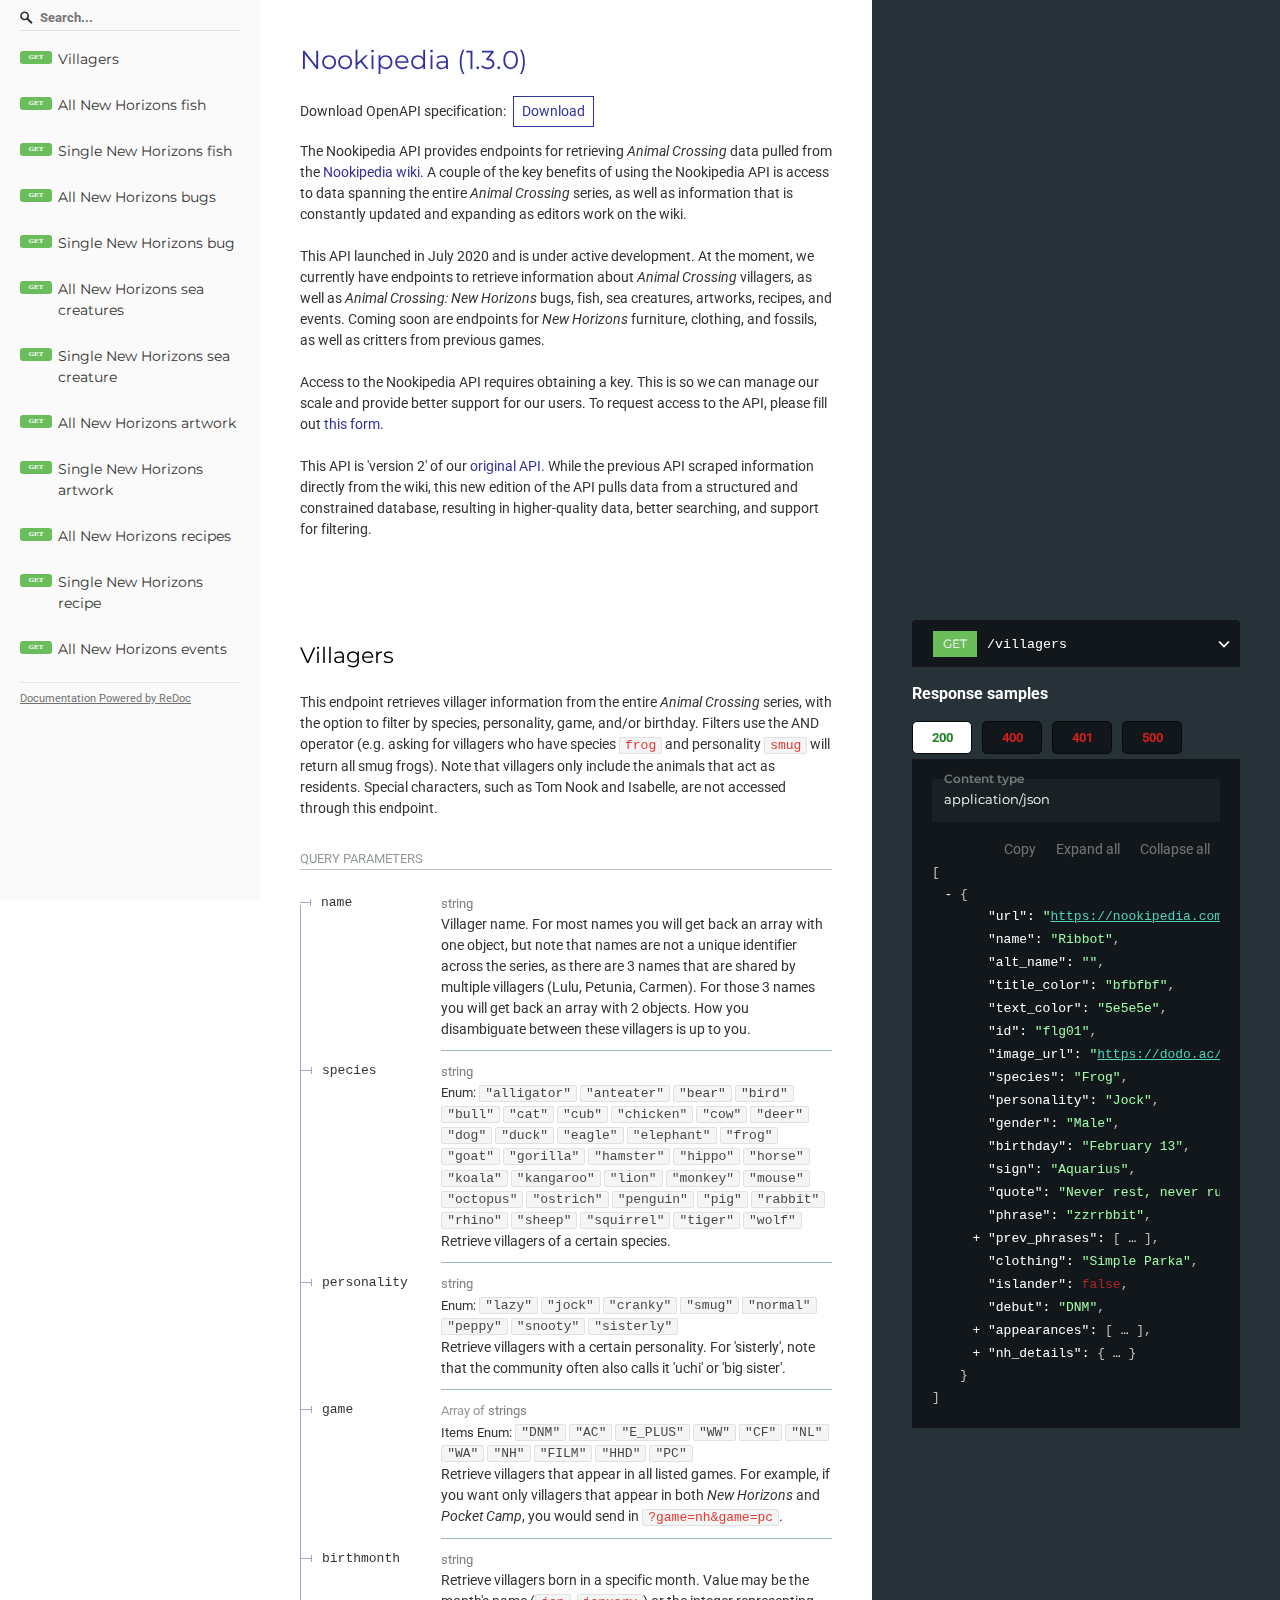
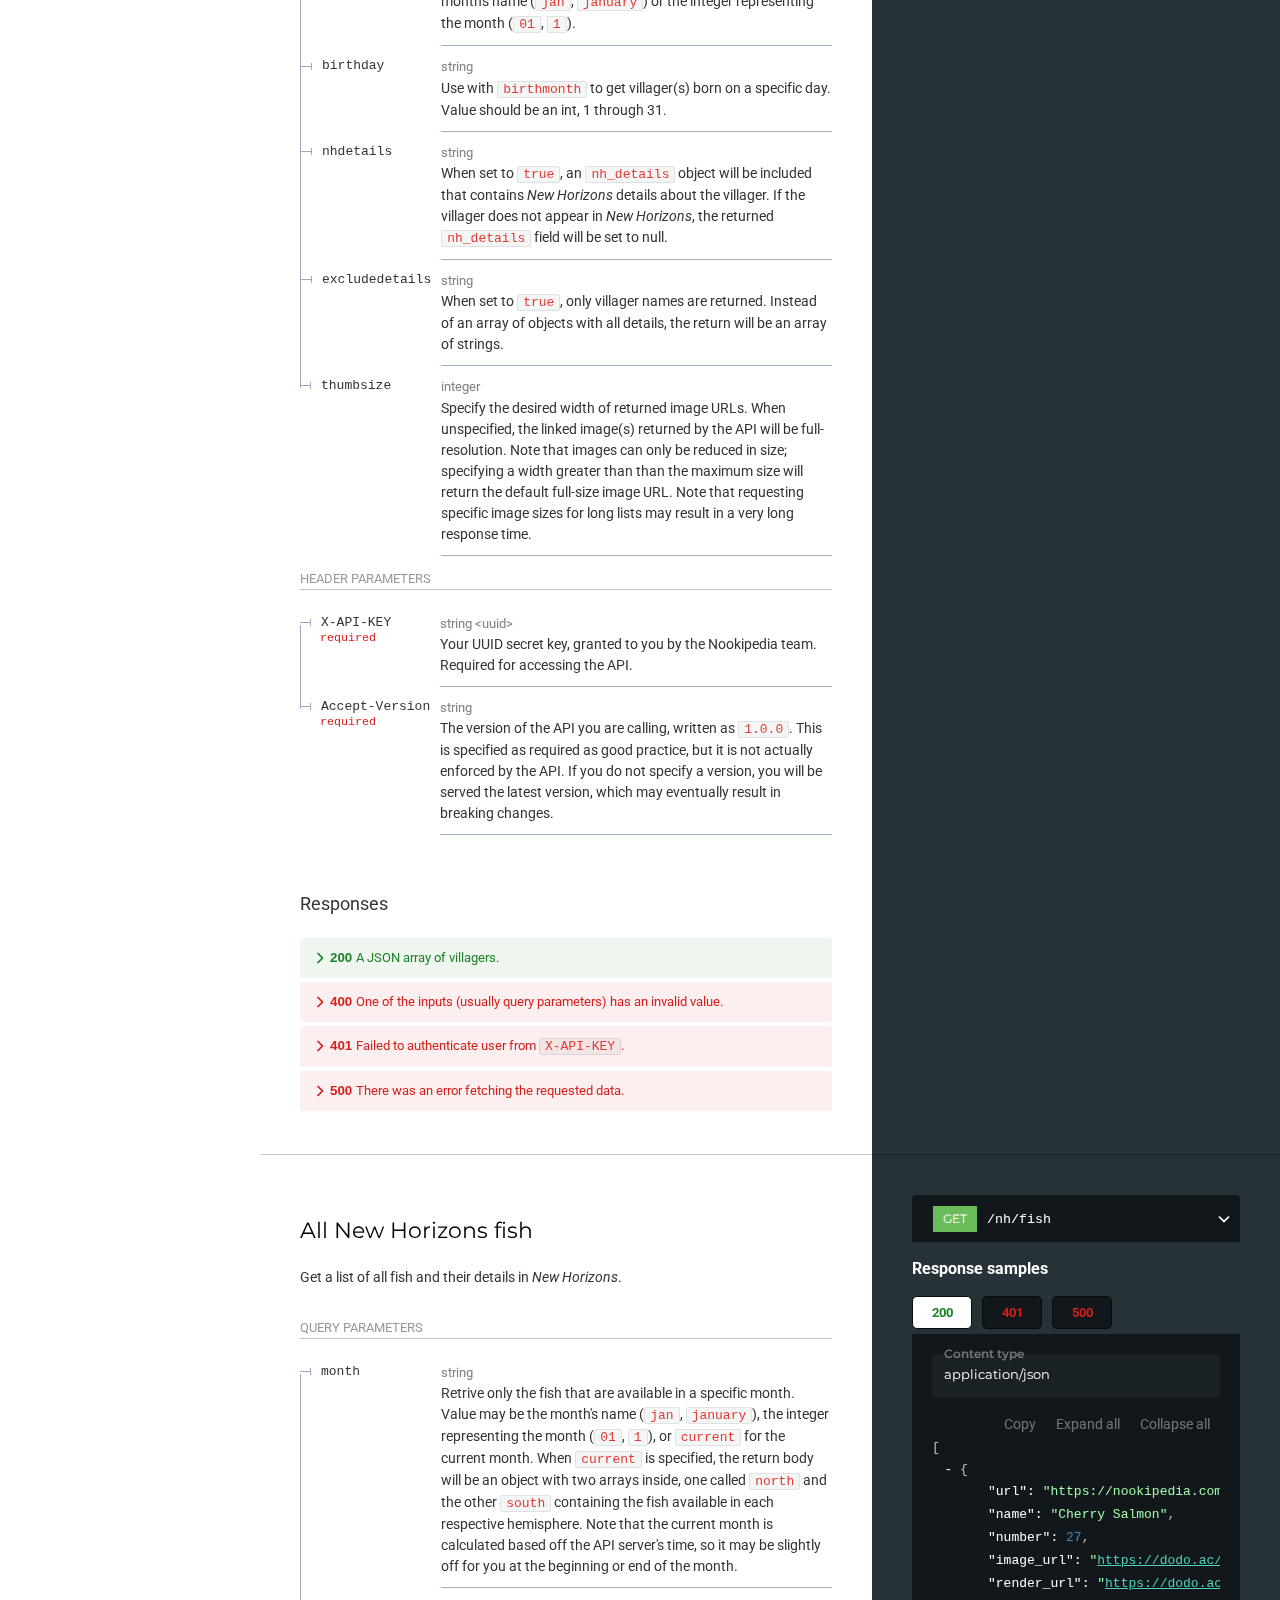
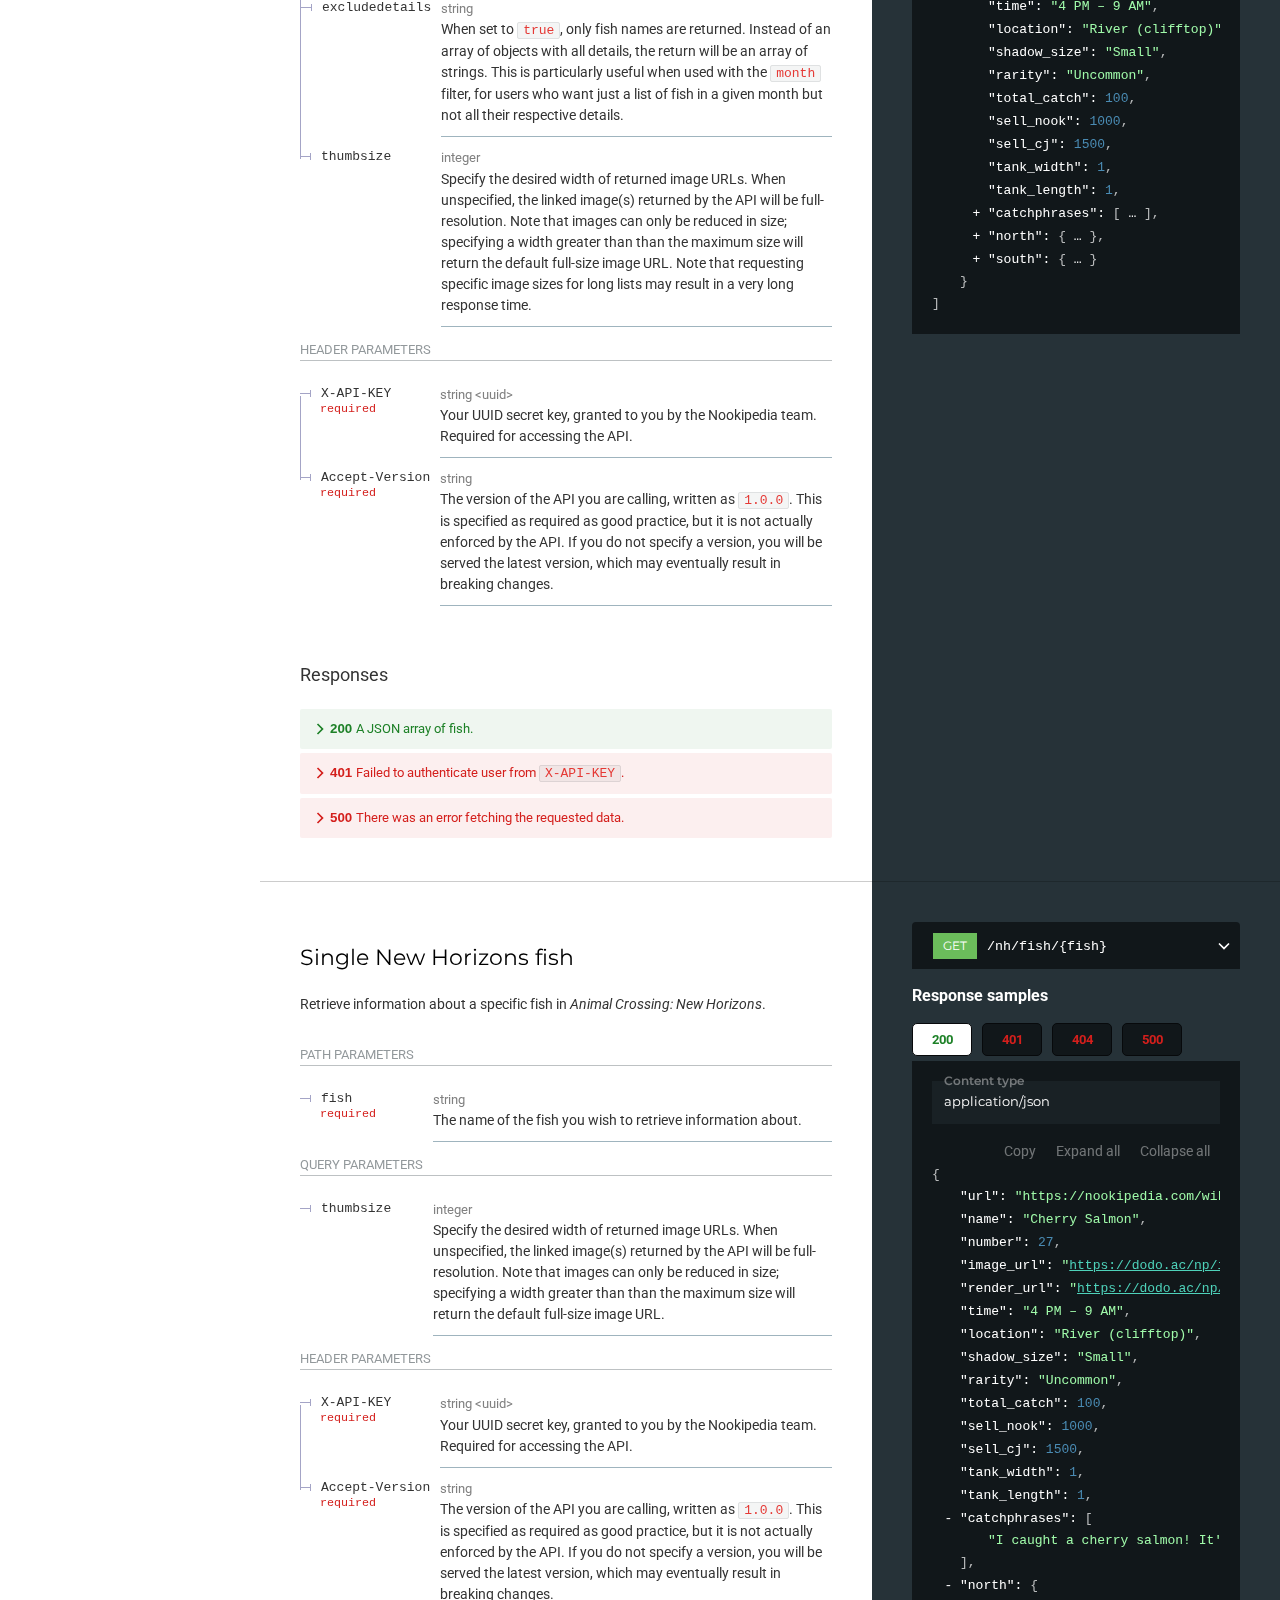
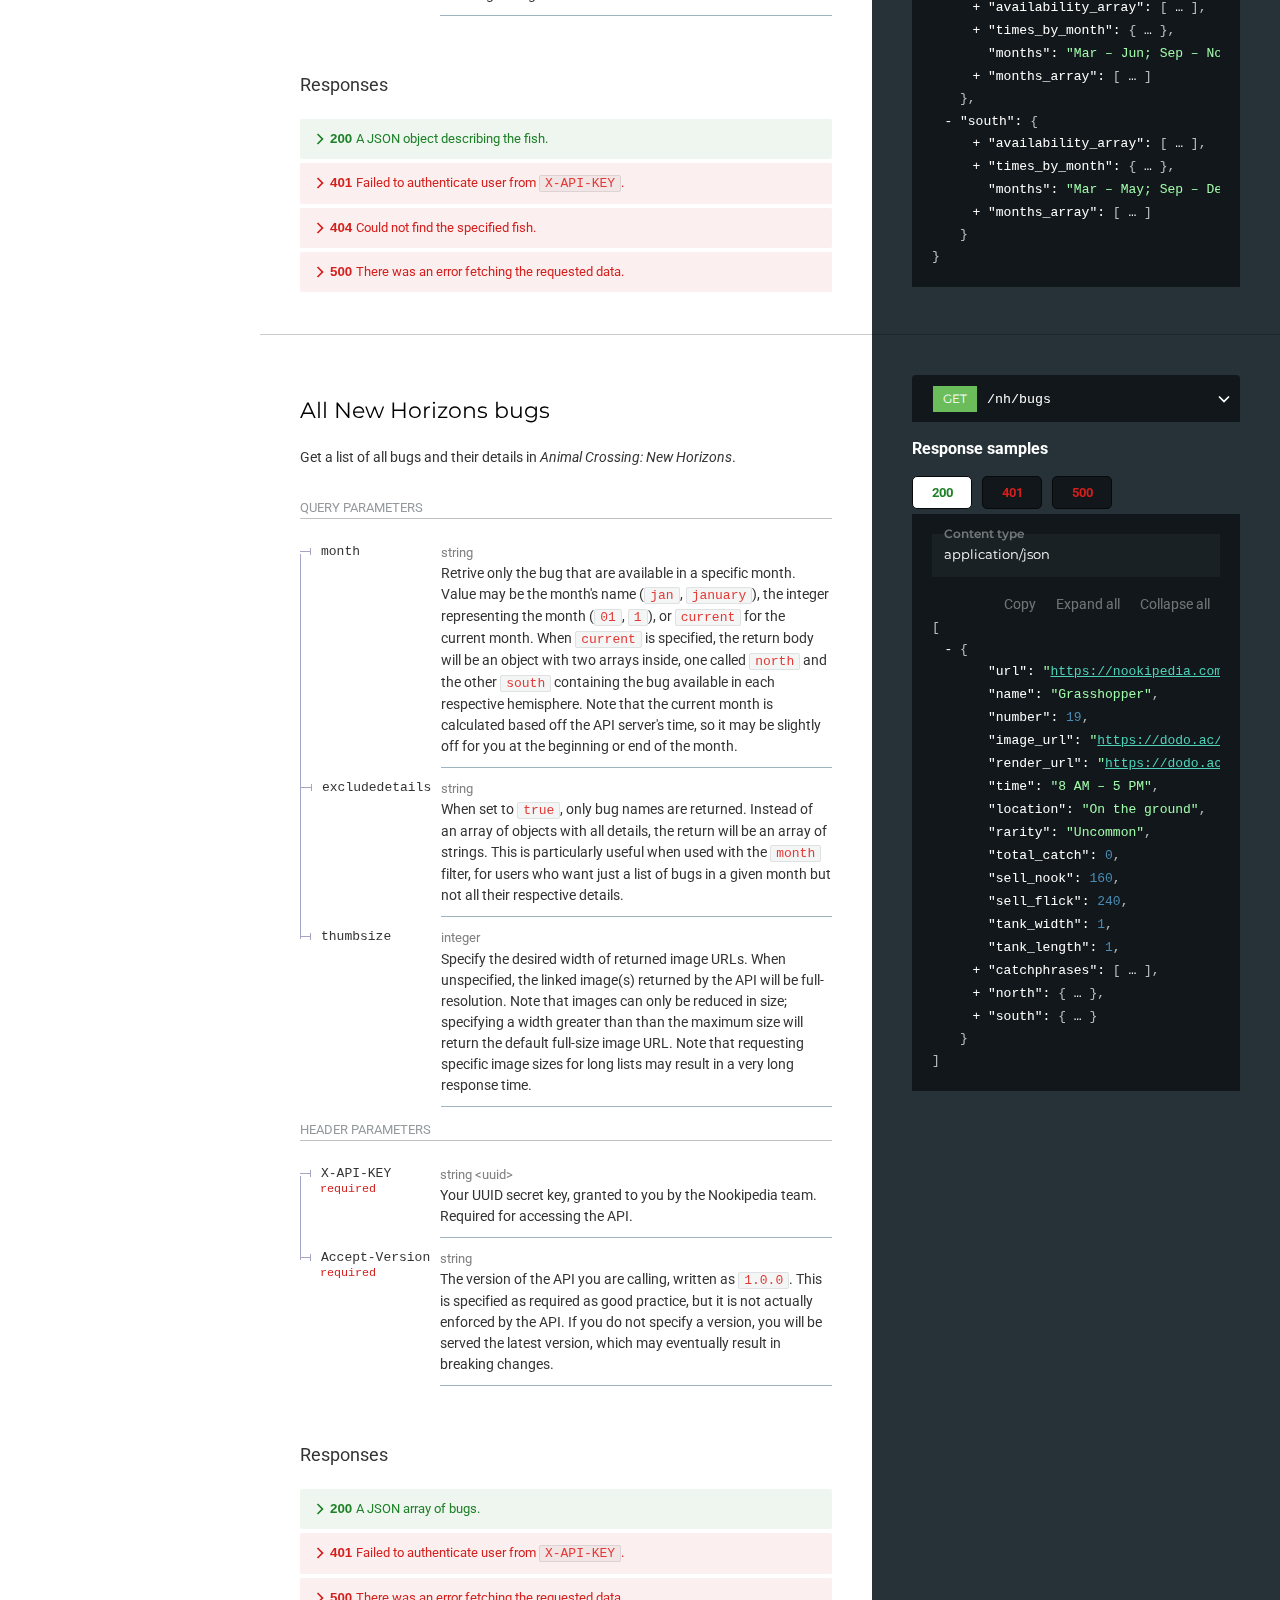
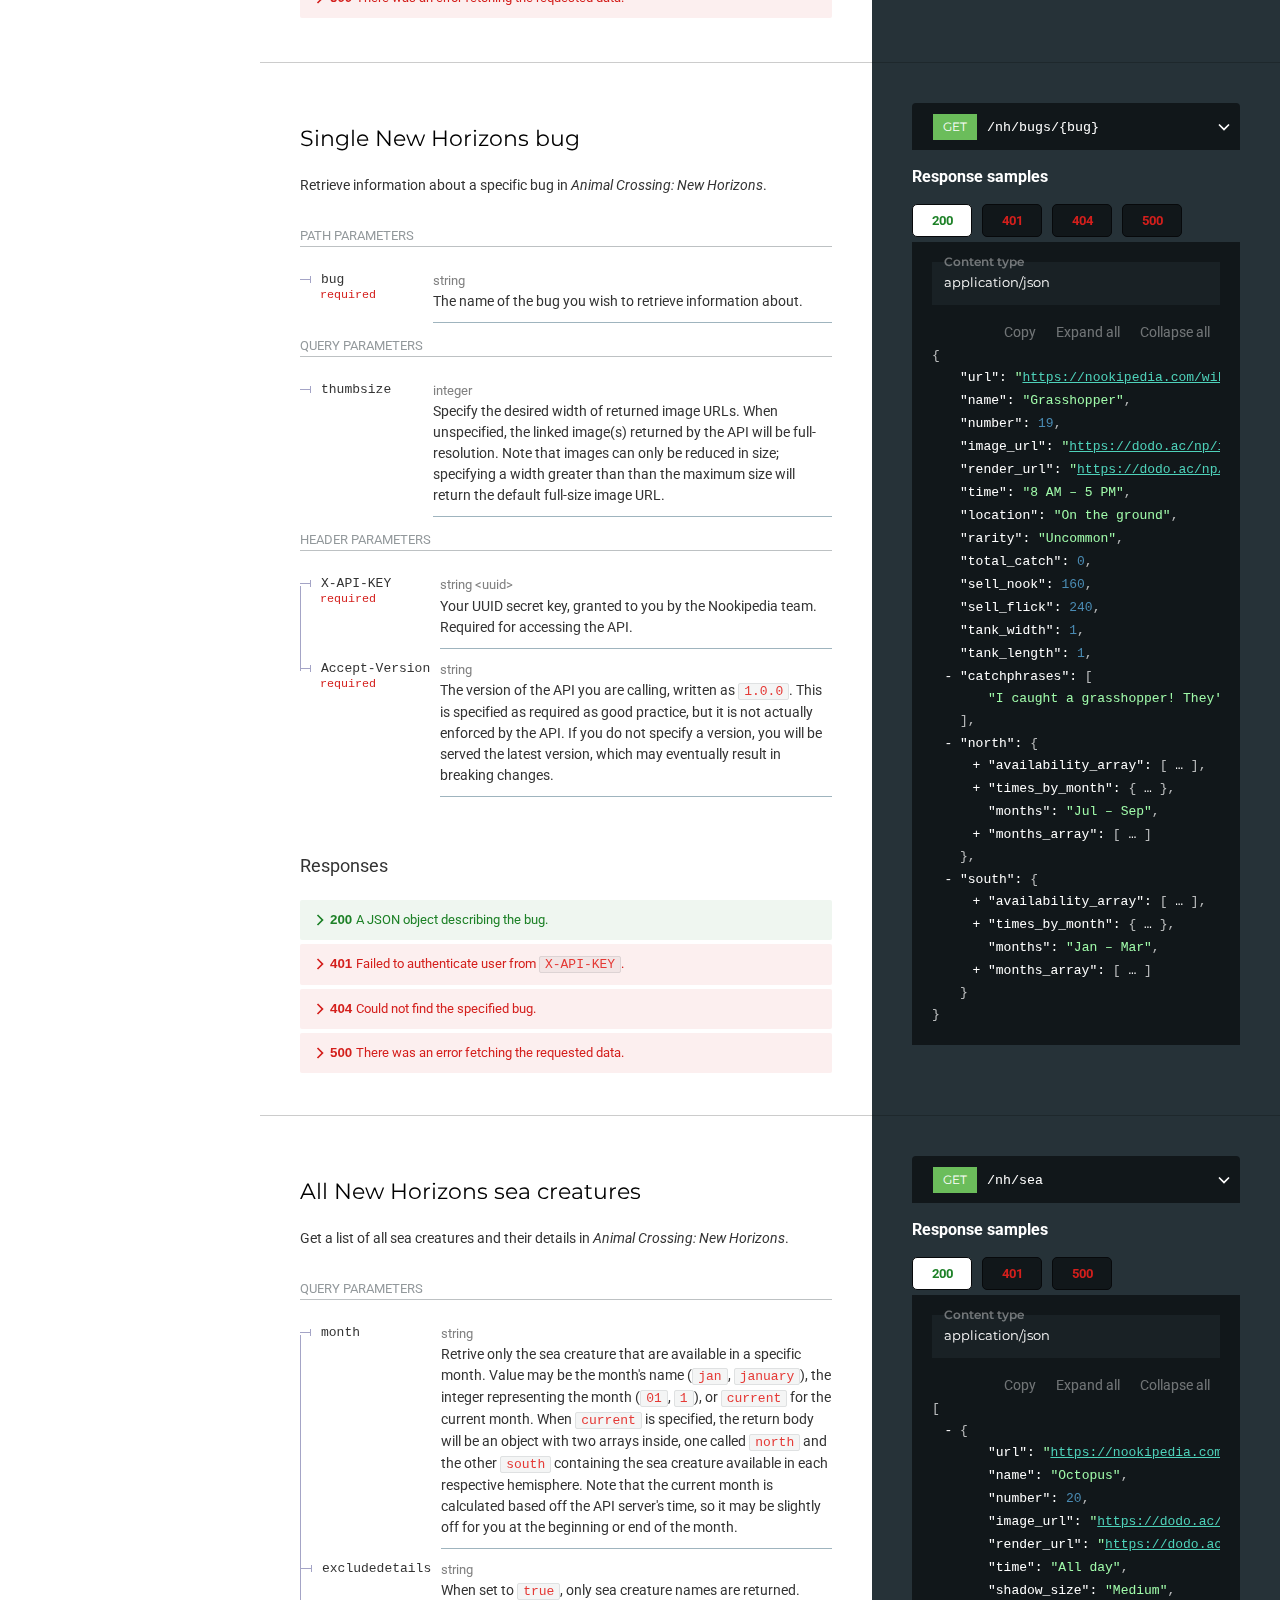
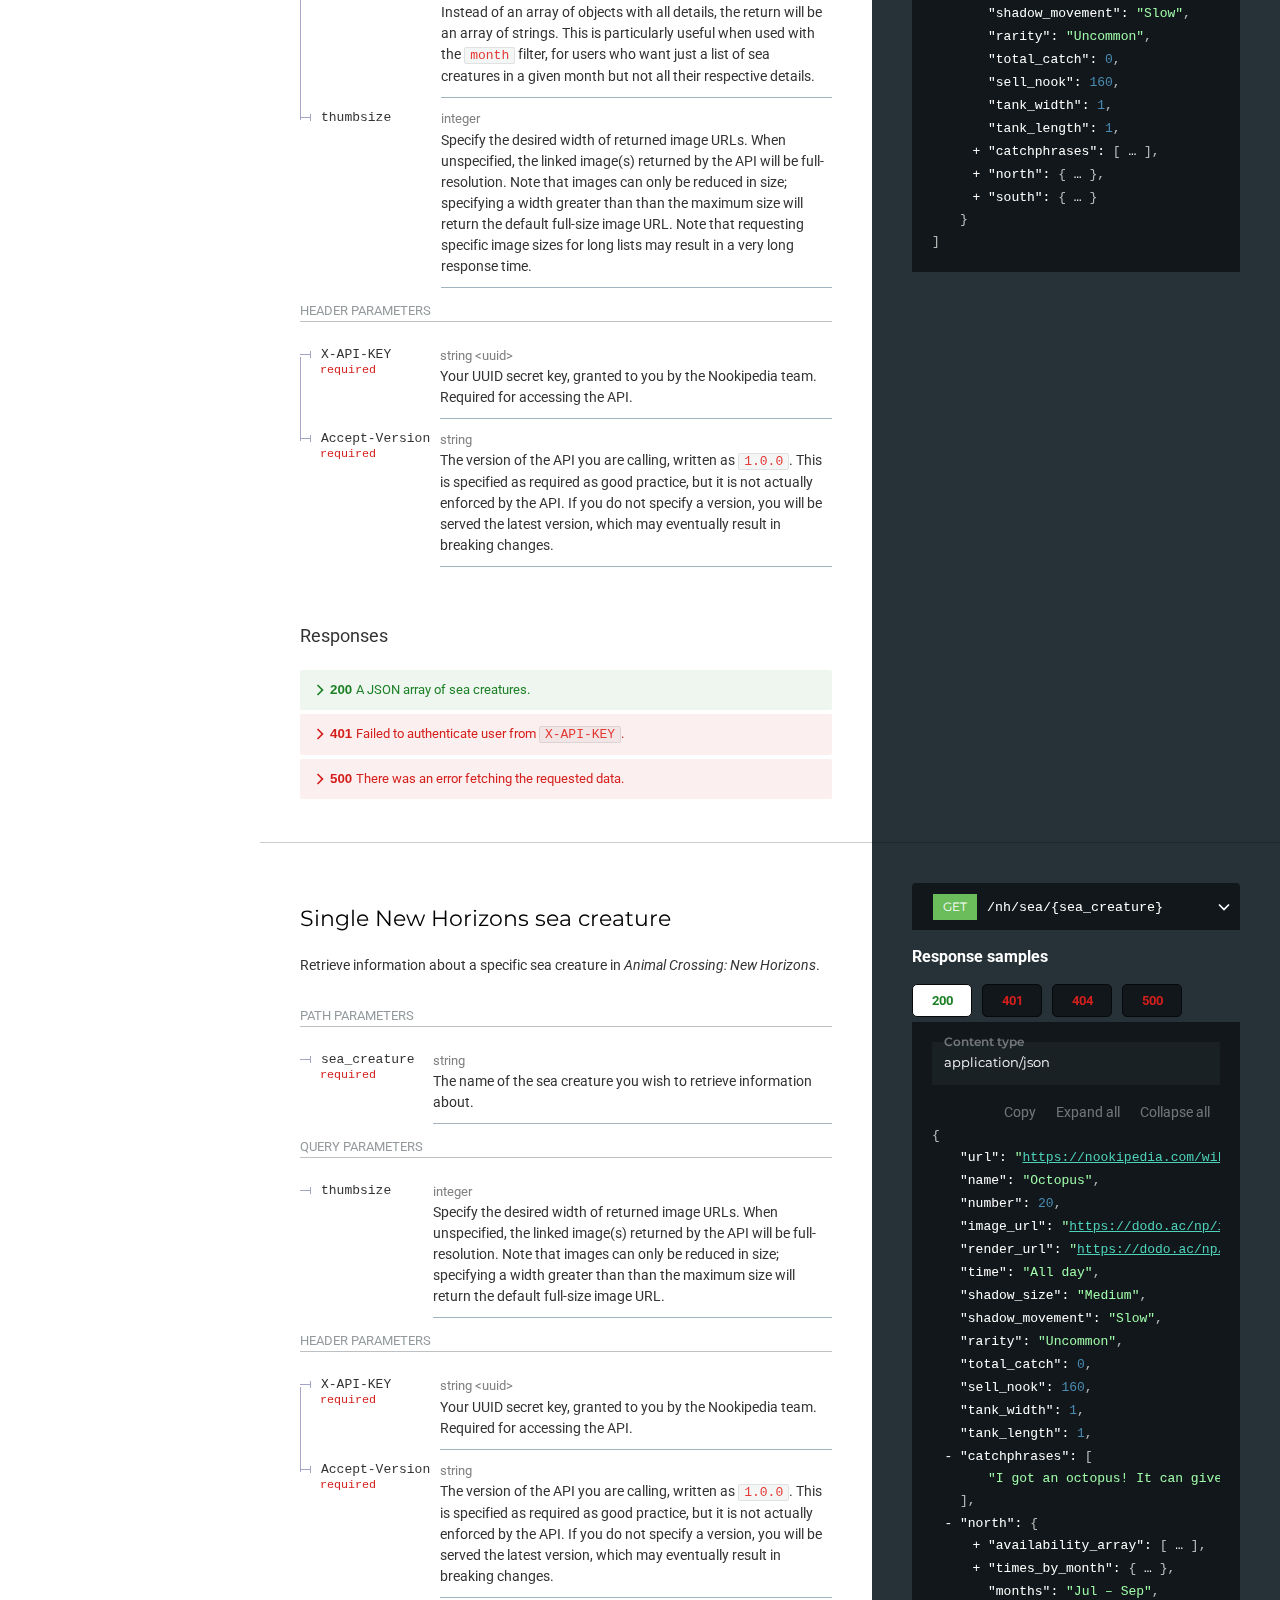
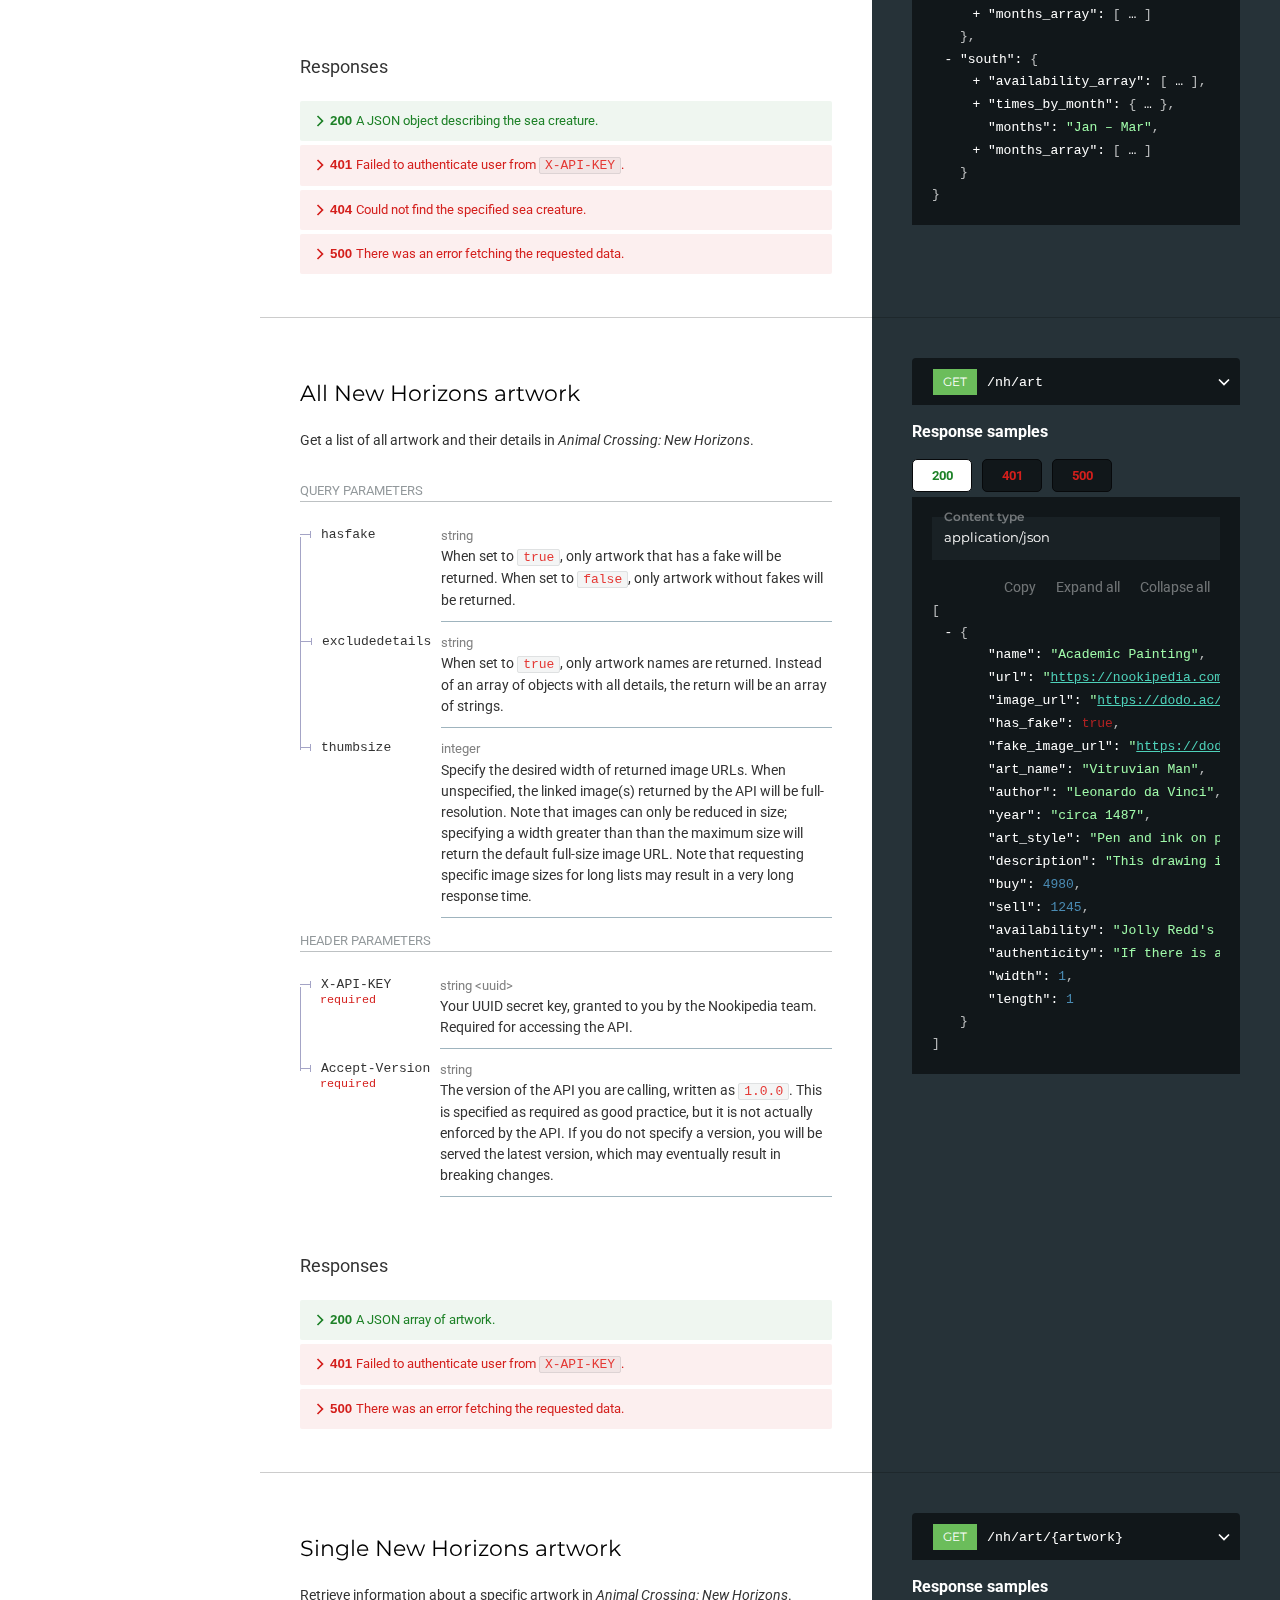
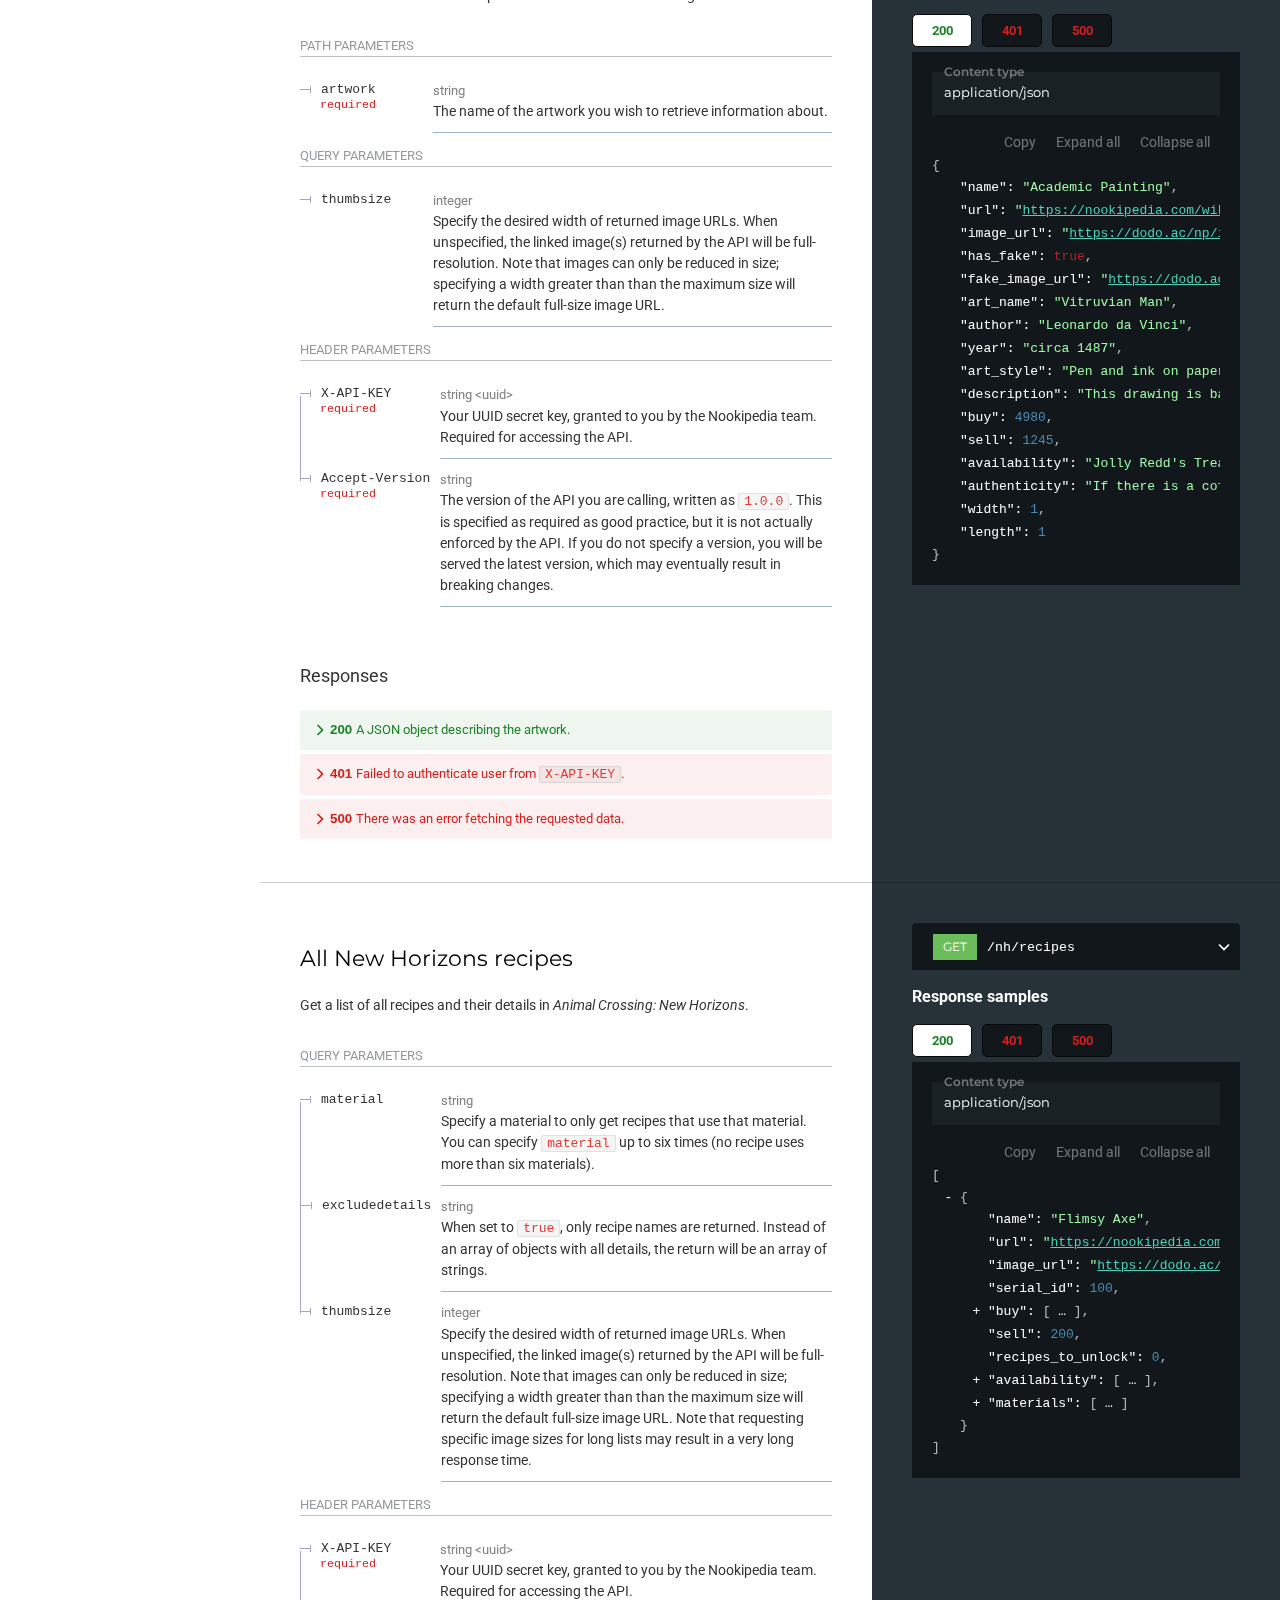
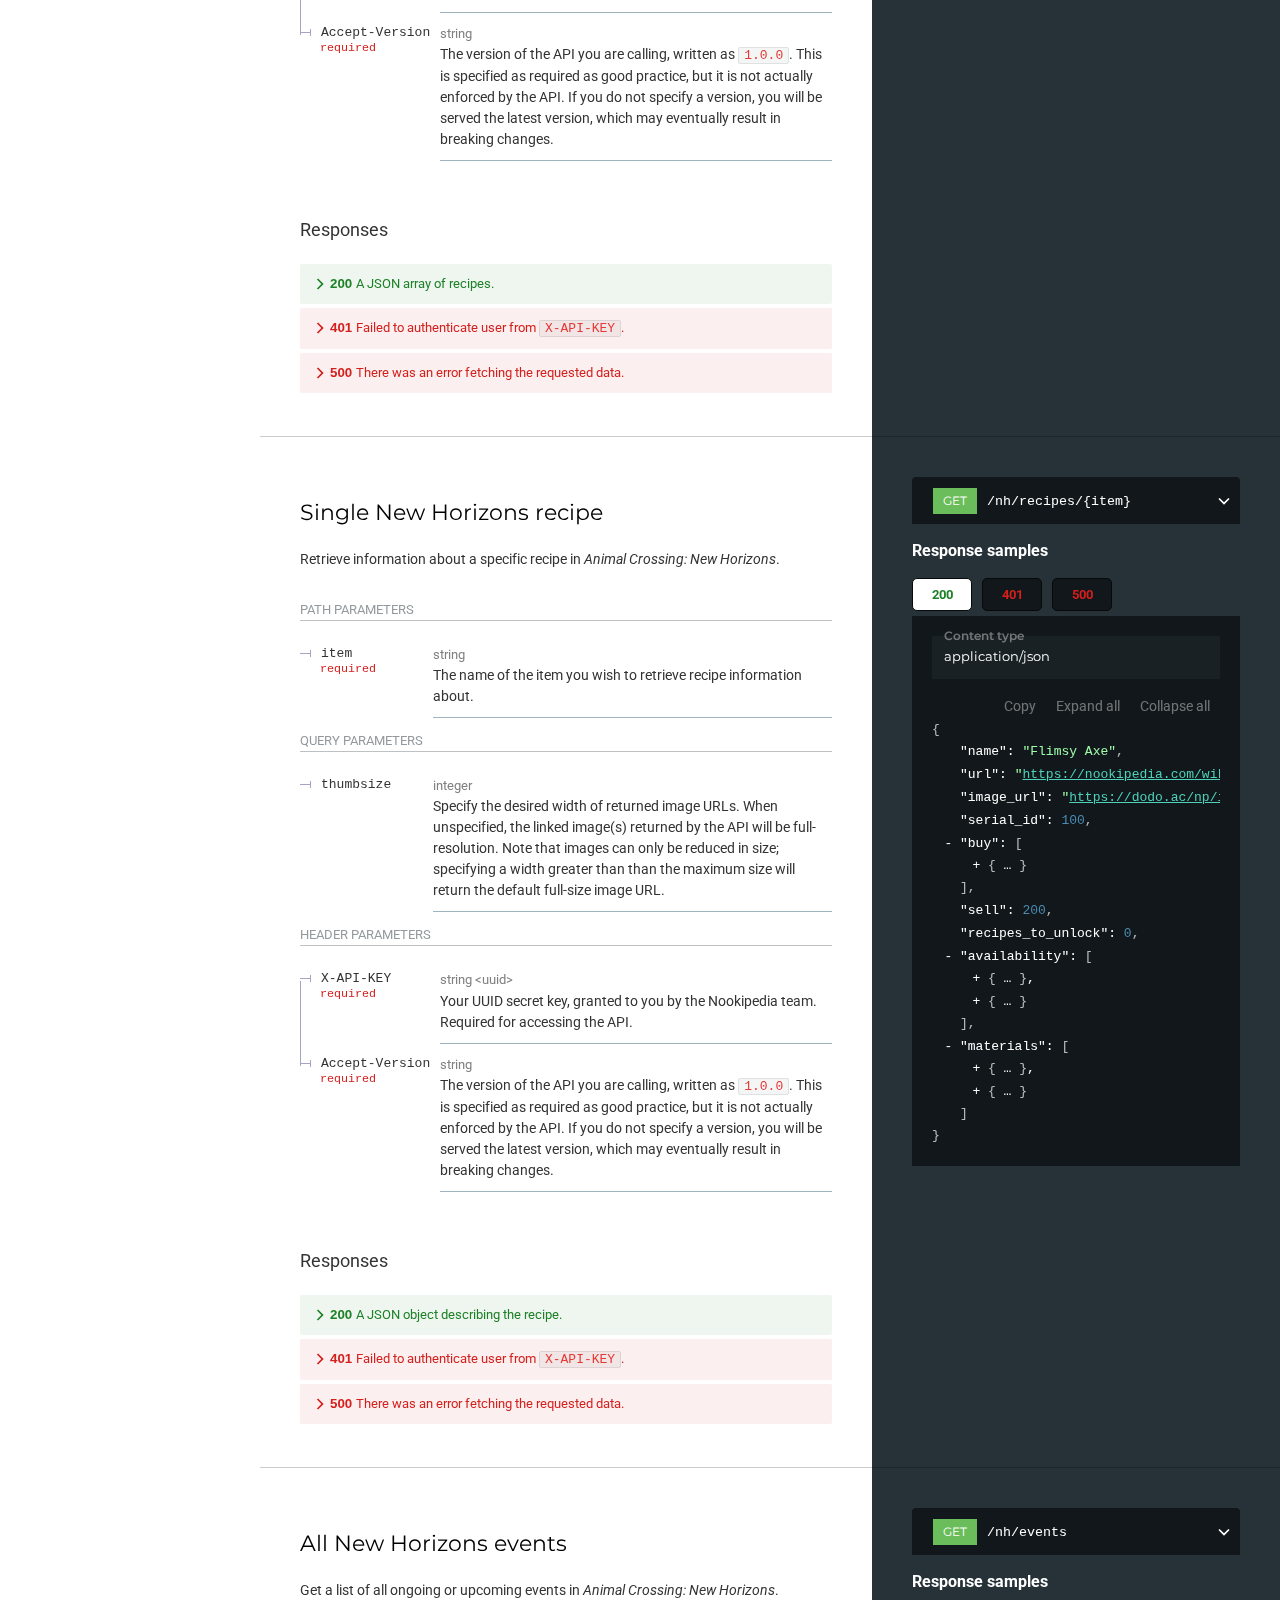
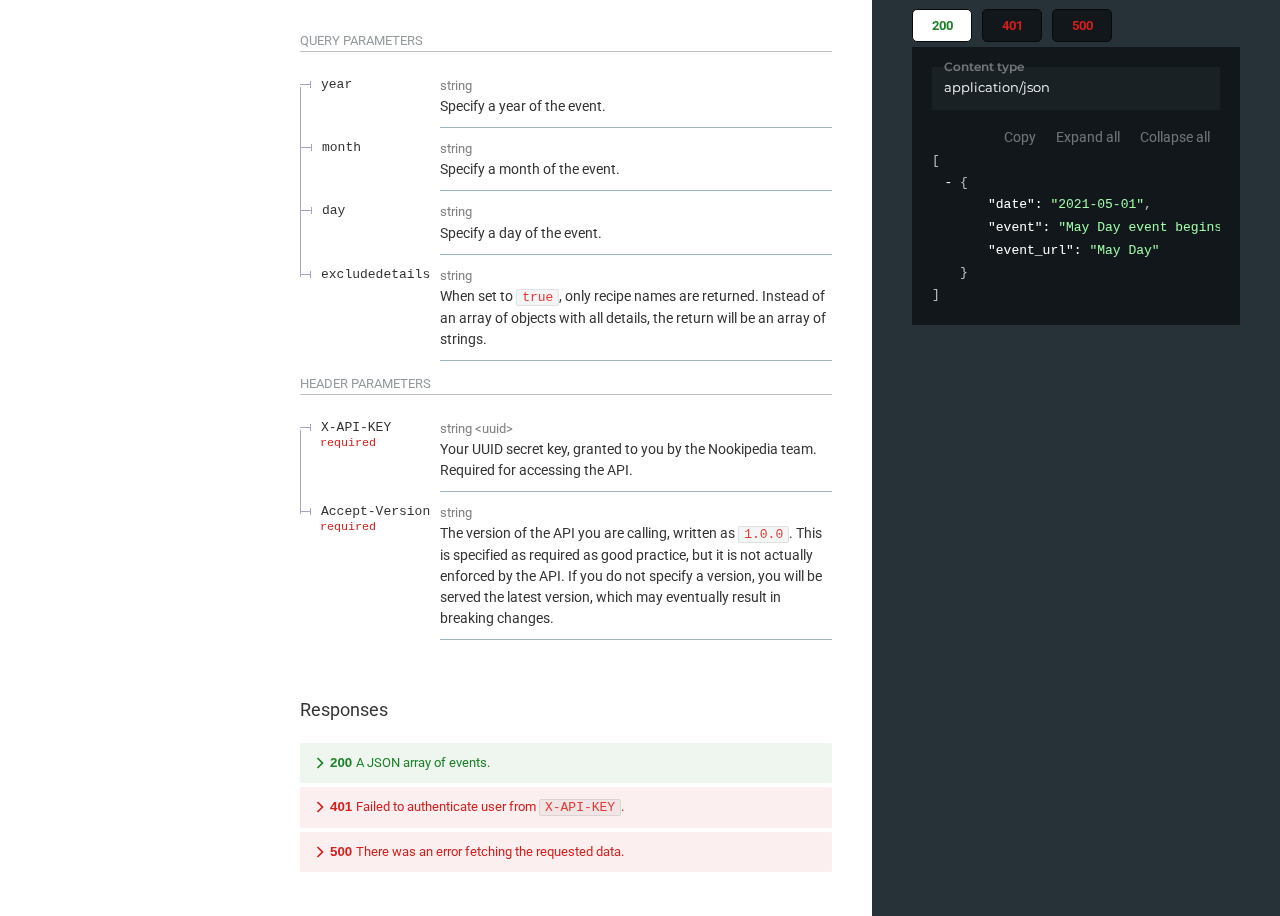
<file: static/doc.html>
<!DOCTYPE html>
<html>
  <head>
    <title>Nookipedia API</title>
    <meta charset="utf-8"/>
    <meta name="viewport" content="width=device-width, initial-scale=1">
    <link href="https://fonts.googleapis.com/css?family=Montserrat:300,400,700|Roboto:300,400,700" rel="stylesheet">

    <style>
      body {
        margin: 0;
        padding: 0;
      }
    </style>
  </head>
  <body>
    <redoc spec-url='/static/doc.json'></redoc>
    <script src="/static/js/redoc.standalone.js"> </script>
  </body>
</html>
</file>
